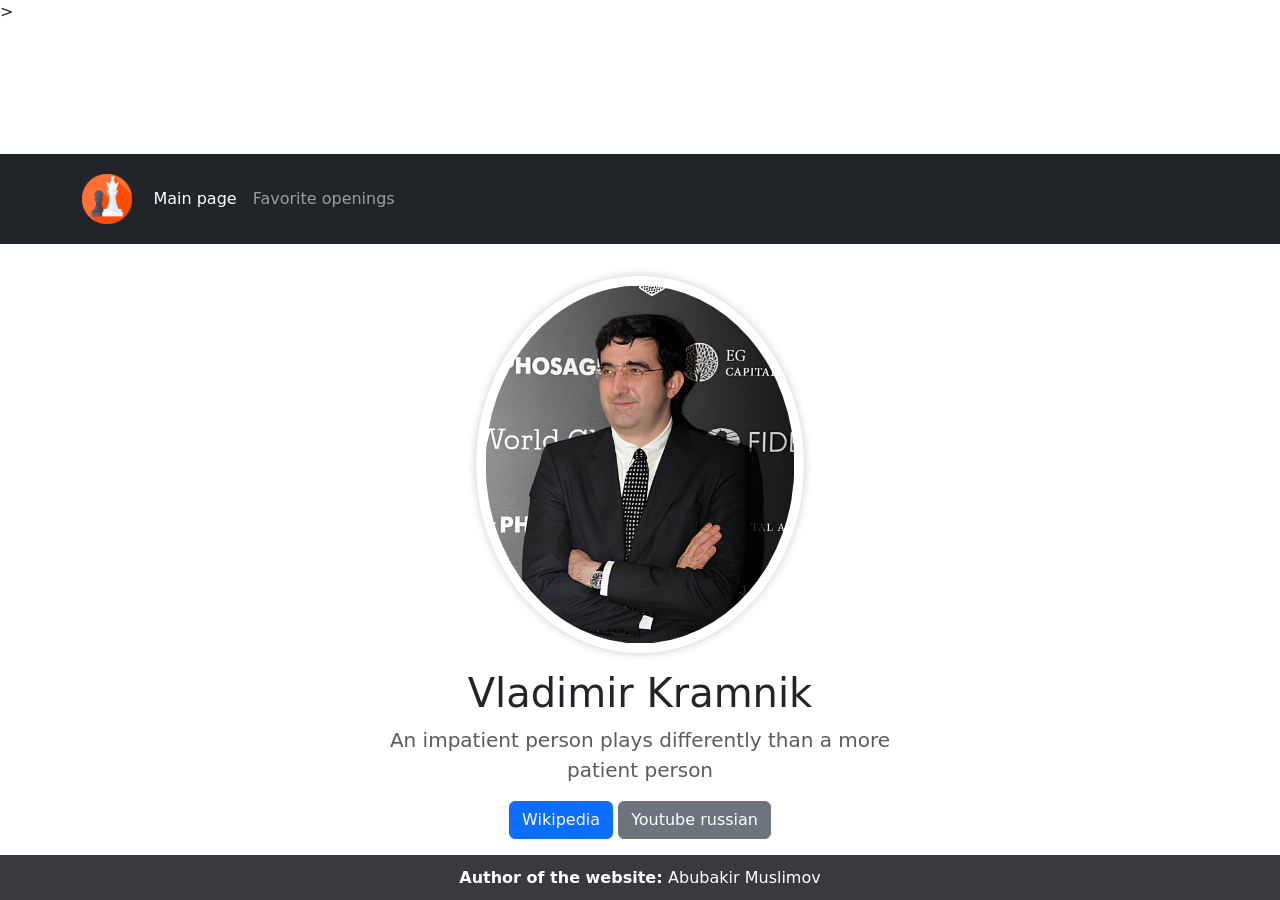
<file: index.html>
<!DOCTYPE html>
<html lang="en">
  <head>
    <meta charset="UTF-8" />
    <meta name="viewport" content="width=device-width, initial-scale=1.0" />
    <title>Vladimir Kramnik</title>
    <link
      href="https://cdn.jsdelivr.net/npm/bootstrap@5.3.3/dist/css/bootstrap.min.css"
      rel="stylesheet"
      integrity="sha384-QWTKZyjpPEjISv5WaRU9OFeRpok6YctnYmDr5pNlyT2bRjXh0JMhjY6hW+ALEwIH"
      crossorigin="anonymous"
    />
    <script
      src="https://cdn.jsdelivr.net/npm/bootstrap@5.3.3/dist/js/bootstrap.min.js"
      integrity="sha384-0pUGZvbkm6XF6gxjEnlmuGrJXVbNuzT9qBBavbLwCsOGabYfZo0T0to5eqruptLy"
      crossorigin="anonymous"
    ></script>
    ></script>
    <link rel="apple-touch-icon" sizes="180x180" href="/apple-touch-icon.png" />
    <link rel="icon" type="image/png" sizes="32x32" href="/favicon-32x32.png" />
    <link rel="icon" type="image/png" sizes="16x16" href="/favicon-16x16.png" />
    <link rel="manifest" href="/site.webmanifest" />
    <link rel="stylesheet" href="css/main.css" />
    <style>
      .rounded-img {
        width: 60%;
        border-radius: 50%;
        box-shadow: 0 0 10px rgba(0, 0, 0, 0.2);
        padding: 0.6em;
        margin: 1em;
      }
    </style>
  </head>
  <body>
    <nav class="navbar navbar-expand-lg navbar-dark bg-dark">
      <div class="container text">
        <a href="https://www.youtube.com/@VBKramnik" target="_blank">
          <img src="image.png" width="50px" alt="Kramnik channel " />
        </a>

        >
        <button
          class="navbar-toggler"
          type="button"
          data-bs-toggle="collapse"
          data-bs-target="#navbarSupportedContent"
          aria-controls="navbarSupportedContent"
          aria-expanded="false"
          aria-label="Toggle navigation"
        >
          <span class="navbar-toggler-icon"></span>
        </button>
        <div class="collapse navbar-collapse" id="navbarSupportedContent">
          <ul class="navbar-nav me-auto mb-2 mb-lg-0">
            <li class="nav-item">
              <a
                class="nav-link active"
                aria-current="page"
                href="http://127.0.0.1:5500/index.html"
                >Main page</a
              >
            </li>
            <li class="nav-item">
              <a class="nav-link" href="http://127.0.0.1:5500/openings.html"
                >Favorite openings
              </a>
            </li>
          </ul>
        </div>
      </div>
    </nav>
    <div class="container text-center my-3">
      <div class="row">
        <div class="col-lg-6 col-md-8 mx-auto">
          <img
            class="rounded-img"
            src="Kramnik.jpg"
            alt="14th world chess champion"
          />
          <h1 class="fw-light">Vladimir Kramnik</h1>
          <p class="lead text-muted">
            An impatient person plays differently than a more patient person
          </p>
          <a
            href="https://en.wikipedia.org/wiki/Vladimir_Kramnik"
            ,
            target="_blank"
            class="btn btn-primary"
          >
            Wikipedia
          </a>
          <a
            href="https://www.youtube.com/watch?v=nbMV-68vl6I&ab_channel=LevitovChess"
            ,
            target="_blank"
            class="btn btn-secondary"
          >
            Youtube russian
          </a>
        </div>
      </div>
    </div>
    <div id="footer"><b>Author of the website: </b>Abubakir Muslimov</div>
  </body>
</html>
</file>
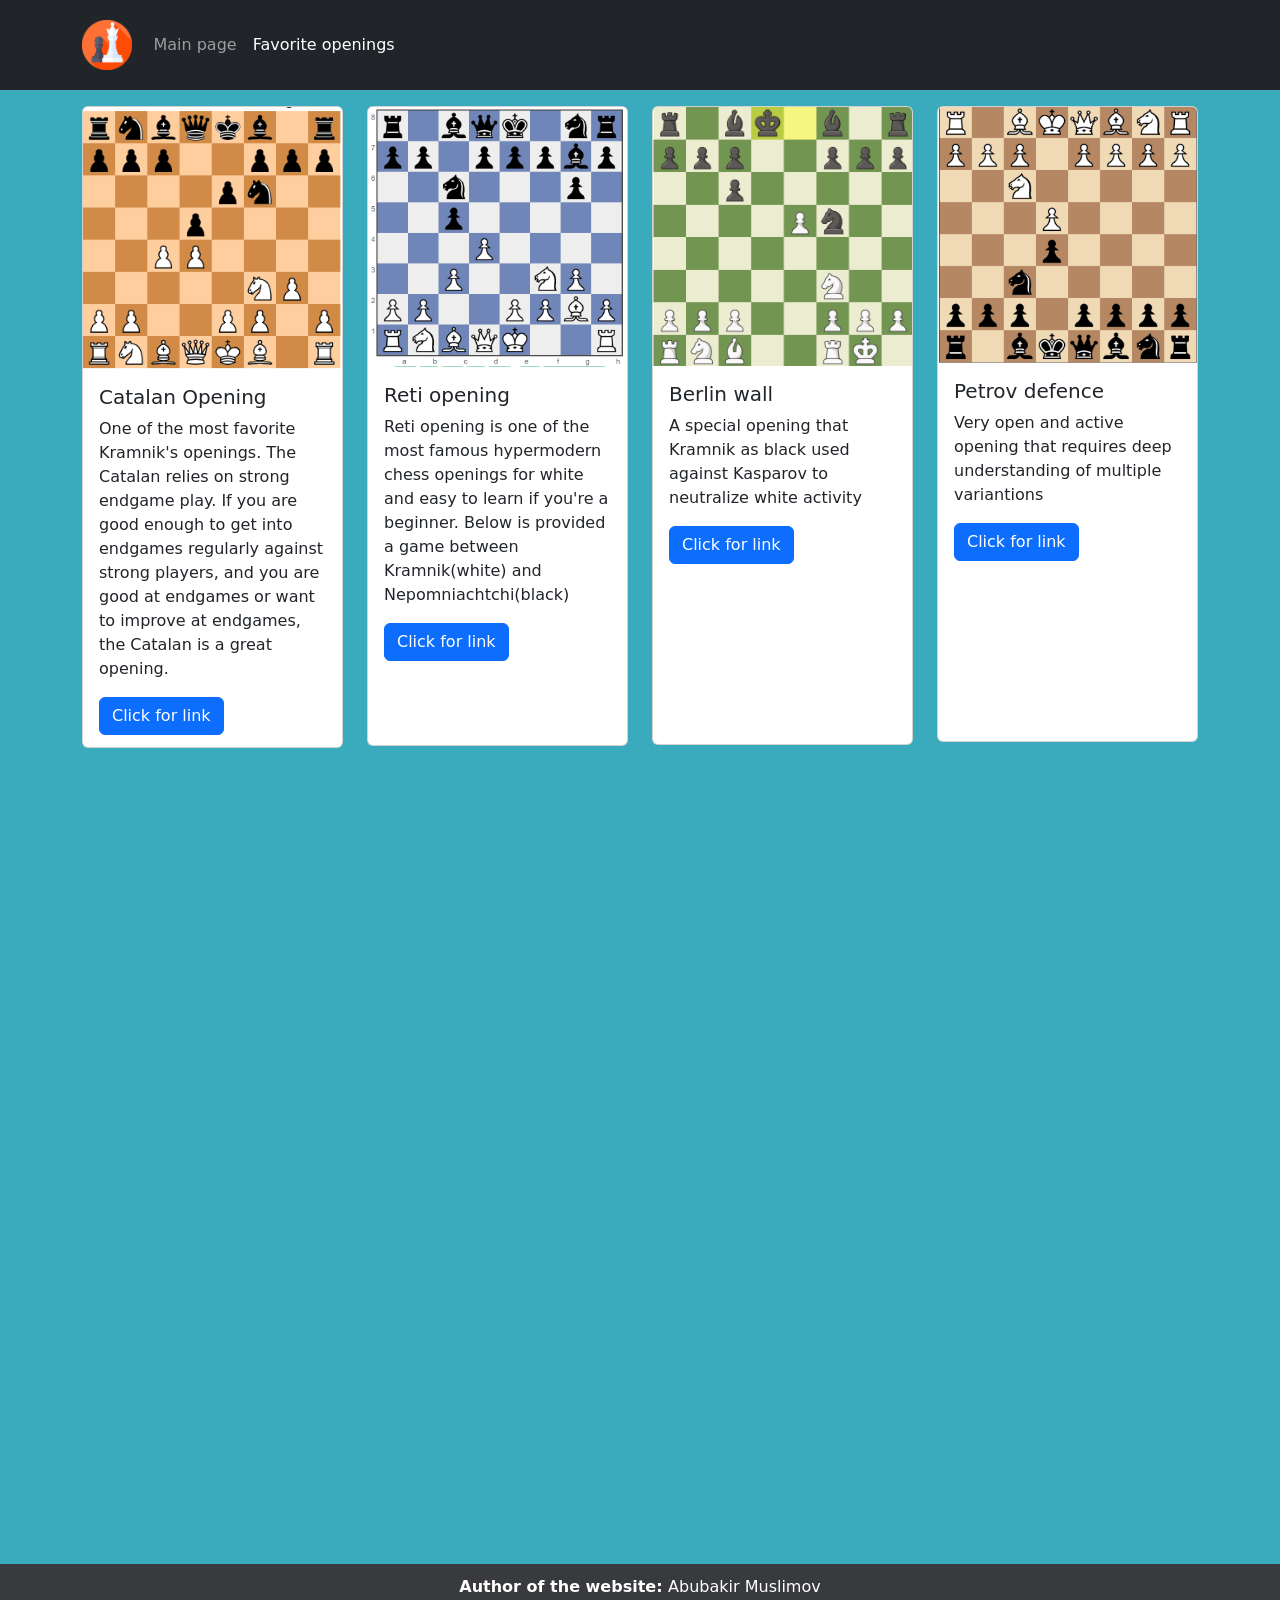
<file: openings.html>
<!DOCTYPE html>
<html lang="en">
  <head>
    <meta charset="UTF-8" />
    <meta name="viewport" content="width=device-width, initial-scale=1.0" />
    <title>Openings</title>
    <link
      href="https://cdn.jsdelivr.net/npm/bootstrap@5.3.3/dist/css/bootstrap.min.css"
      rel="stylesheet"
      integrity="sha384-QWTKZyjpPEjISv5WaRU9OFeRpok6YctnYmDr5pNlyT2bRjXh0JMhjY6hW+ALEwIH"
      crossorigin="anonymous"
    />
    <script
      src="https://cdn.jsdelivr.net/npm/bootstrap@5.3.3/dist/js/bootstrap.min.js"
      integrity="sha384-0pUGZvbkm6XF6gxjEnlmuGrJXVbNuzT9qBBavbLwCsOGabYfZo0T0to5eqruptLy"
      crossorigin="anonymous"
    ></script>
    <link rel="apple-touch-icon" sizes="180x180" href="/apple-touch-icon.png" />
    <link rel="icon" type="image/png" sizes="32x32" href="/favicon-32x32.png" />
    <link rel="icon" type="image/png" sizes="16x16" href="/favicon-16x16.png" />
    <link rel="manifest" href="/site.webmanifest" />
    <link rel="stylesheet" href="css/main.css" />
    <style></style>
  </head>
  <body id="first">
    <nav class="navbar navbar-expand-lg navbar-dark bg-dark">
      <div class="container text">
        <a href="https://www.youtube.com/@VBKramnik" target="_blank">
          <img src="image.png" width="50px" alt="Kramnik channel " />
        </a>

        >
        <button
          class="navbar-toggler"
          type="button"
          data-bs-toggle="collapse"
          data-bs-target="#navbarSupportedContent"
          aria-controls="navbarSupportedContent"
          aria-expanded="false"
          aria-label="Toggle navigation"
        >
          <span class="navbar-toggler-icon"></span>
        </button>
        <div class="collapse navbar-collapse" id="navbarSupportedContent">
          <ul class="navbar-nav me-auto mb-2 mb-lg-0">
            <li class="nav-item">
              <a
                class="nav-link"
                aria-current="page"
                href="http://127.0.0.1:5500/index.html"
                >Main page</a
              >
            </li>
            <li class="nav-item">
              <a
                class="nav-link active"
                href="http://127.0.0.1:5500/openings.html"
                >Favorite openings
              </a>
            </li>
          </ul>
        </div>
      </div>
    </nav>
    <div class="container my-3">
      <div class="row row-cols-1 row-cols-md-2 row-cols-lg-4">
        <div class="col">
          <div class="card">
            <img src="cathalon.png" class="card-img-top" alt="..." />
            <div class="card-body">
              <h5 class="card-title">Catalan Opening</h5>
              <p class="card-text">
                One of the most favorite Kramnik's openings. The Catalan relies
                on strong endgame play. If you are good enough to get into
                endgames regularly against strong players, and you are good at
                endgames or want to improve at endgames, the Catalan is a great
                opening.
              </p>
              <a
                href="https://www.365chess.com/opening.php?m=8&n=350&ms=d4.Nf6.c4.e6.g3.d5.Nf3&ns=7.14.11.33.264.299.350#search_block_opening_explorer"
                class="btn btn-primary"
                >Click for link</a
              >
            </div>
          </div>
        </div>
        <div class="col">
          <div class="card">
            <img src="white2.png" class="card-img-top" alt="..." />
            <div class="card-body">
              <h5 class="card-title">Reti opening</h5>
              <p class="card-text">
                Reti opening is one of the most famous hypermodern chess
                openings for white and easy to learn if you're a beginner. Below
                is provided a game between Kramnik(white) and
                Nepomniachtchi(black)
              </p>
              <a
                href="https://www.365chess.com/game.php?gid=4264682"
                class="btn btn-primary"
                >Click for link</a
              >
            </div>
          </div>
        </div>
        <div class="col">
          <div class="card">
            <img src="berlin (2).png" class="card-img-top" alt="..." />
            <div class="card-body">
              <h5 class="card-title">Berlin wall</h5>
              <p class="card-text">
                A special opening that Kramnik as black used against Kasparov to
                neutralize white activity
              </p>
              <a
                href="https://www.chess.com/openings/Ruy-Lopez-Opening-Berlin-lHermet-Berlin-Wall-Defense"
                class="btn btn-primary"
                >Click for link</a
              >
            </div>
          </div>
        </div>
        <div class="col">
          <div class="card">
            <img src="Petrov1.png" class="card-img-top" alt="..." />
            <div class="card-body">
              <h5 class="card-title">Petrov defence</h5>
              <p class="card-text">
                Very open and active opening that requires deep understanding of
                multiple variantions
              </p>
              <a
                href="https://www.365chess.com/chess-openings/Petrovs-Defense"
                class="btn btn-primary"
                >Click for link</a
              >
            </div>
          </div>
        </div>
      </div>
    </div>
    <div id="second"></div>
    <div id="footer"><b>Author of the website: </b>Abubakir Muslimov</div>
  </body>
</html>
</file>
<file: css/main.css>
#first {
  background: #3aabbd
    url(https://ss.sport-express.ru/userfiles/materials/50/505634/large.jpg)
    no-repeat center top;
  height: 100vh;
  background-attachment: fixed;
  background-size: cover;
}

#second {
  height: 800px;
}

.card-body {
  height: 42vh;
}

.card-body,
a {
  background-position-y: 42vh;
}

.card-body a {
  background-position: bottom;
  top: 100px;
}

#footer {
  width: 100%;
  height: 5vh;
  background: #383a3d;
  text-align: center;
  color: #fff;
  line-height: 5vh;
}

html,
body {
  height: 100%;
  margin: 0;
  display: grid;
  grid-template-rows: 1fr auto;
}
nav {
  height: 10vh;
  background-attachment: fixed;
}

#footer2 {
  bottom: 10%;
  height: 5vh;
  background: #383a3d;
  text-align: center;
  color: #fff;
  line-height: 5vh;
  position: sticky;
}
</file>
